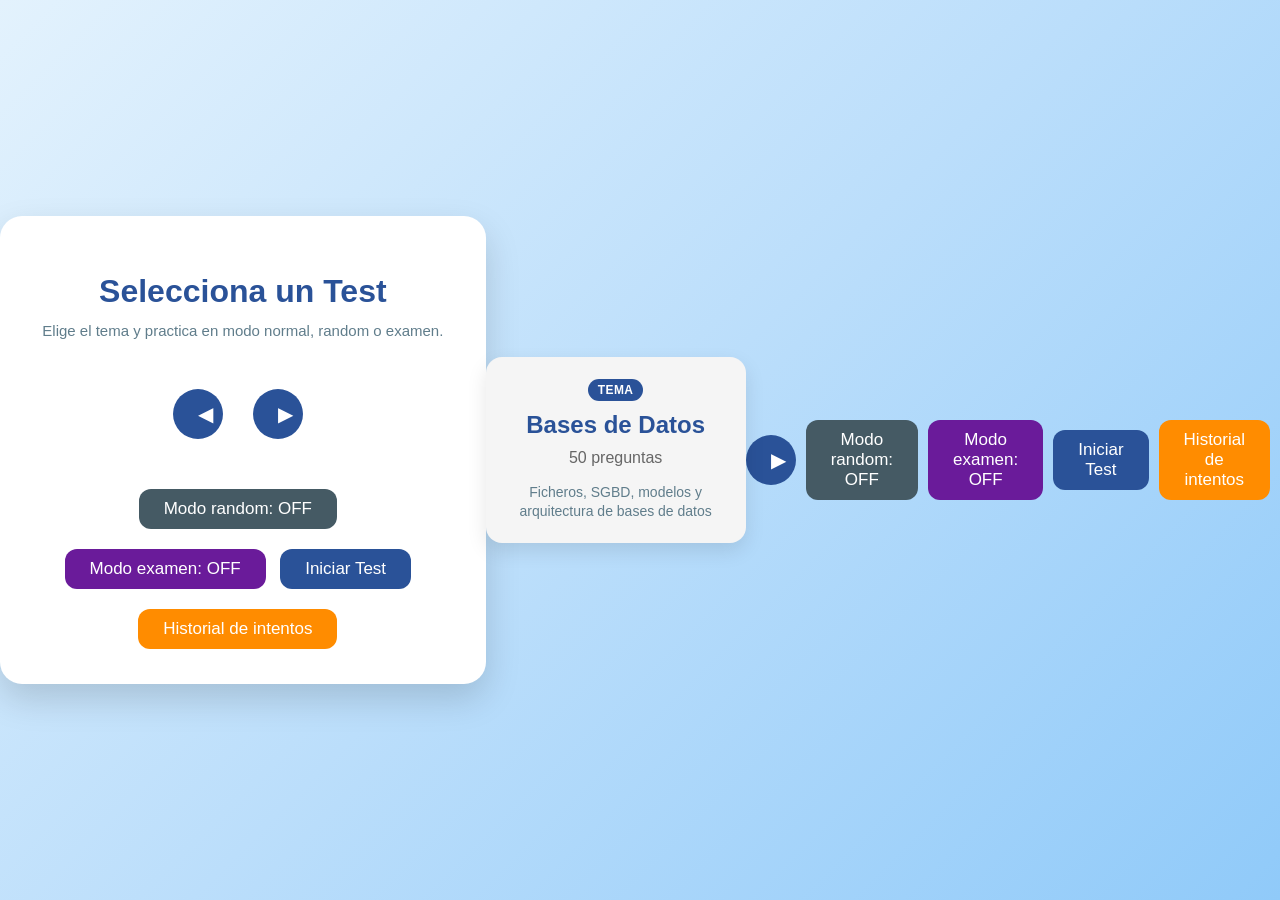
<file: index.html>
<!DOCTYPE html>
<html lang="es">
<head>
    <meta charset="UTF-8">
    <meta name="viewport" content="width=device-width, initial-scale=1.0">
    <title>Tests de Informática</title>
    <link rel="stylesheet" href="style.css">
</head>
<body>

<div id="menu-inicial">
    <h1>Selecciona un Test</h1>
    <p class="subtitulo-menu">Elige el tema y practica en modo normal, random o examen.</p>

    <div id="selector-test">
        <button type="button" id="btn-anterior">◀</button>
<!DOCTYPE html>
        <button type="button" id="btn-siguiente-test">▶</button>
    </div>

    <button type="button" id="btn-random">Modo random: OFF</button>
    <button type="button" id="btn-examen">Modo examen: OFF</button>
    <button type="button" id="btn-iniciar">Iniciar Test</button>
    <button type="button" id="btn-ver-historial">Historial de intentos</button>
</div>

<div id="quiz-container" style="display:none;">
    <p id="progreso"></p>
    <p id="cronometro">Tiempo: 00:00</p>

    <h2 id="pregunta"></h2>

    <div id="opciones"></div>

    <div id="explicacion" style="display:none;"></div>

    <button type="button" id="btn-siguiente" style="display:none;">Siguiente</button>
    <button type="button" id="btn-salir">Volver al menú</button>

    <div id="resultado" style="display:none;">
        <p id="puntaje-final"></p>
        <button type="button" id="btn-menu">Volver al menú</button>
    </div>
</div>
</div>

<div id="historial-global" style="display:none;">
    <h2>Historial de intentos</h2>
    <div id="contenido-historial"></div>

    <button type="button" id="btn-borrar-historial">Borrar historial</button>
    <button type="button" id="btn-volver-menu">Volver al menú</button>
</div>

<div id="modal-pendiente" class="modal" style="display:none;">
    <div class="modal-contenido">
        <h2>Intento pendiente</h2>

        <p>
            Hay un test sin terminar guardado.
            ¿Quieres continuarlo o empezar uno nuevo?
        </p>

        <div class="modal-botones">
            <button type="button" id="btn-continuar-pendiente">
                Continuar
            </button>

            <button type="button" id="btn-descartar-pendiente">
                Empezar de nuevo
            </button>
        </div>
    </div>
</div>

<script src="examen.js"></script>

</body>
</html>

        <div id="test-card" data-test="basesdedatos">
            <span class="test-badge">Tema</span>
            <h2 id="nombre-test">Bases de Datos</h2>
            <p id="cantidad-preguntas">50 preguntas</p>
            <p id="descripcion-test">Ficheros, SGBD, modelos y arquitectura de bases de datos</p>
        </div>

        <button type="button" id="btn-siguiente-test">▶</button>
    </div>

    <button type="button" id="btn-random">Modo random: OFF</button>
    <button type="button" id="btn-examen">Modo examen: OFF</button>
    <button type="button" id="btn-iniciar">Iniciar Test</button>
    <button type="button" id="btn-ver-historial">Historial de intentos</button>
</div>

<div id="quiz-container" style="display:none;">
    <p id="progreso"></p>
    <p id="cronometro">Tiempo: 00:00</p>

    <h2 id="pregunta"></h2>

    <div id="opciones"></div>

    <div id="explicacion" style="display:none;"></div>

    <button type="button" id="btn-siguiente" style="display:none;">Siguiente</button>
    <button type="button" id="btn-salir">Volver al menú</button>

    <div id="resultado" style="display:none;">
        <p id="puntaje-final"></p>
        <button type="button" id="btn-menu">Volver al menú</button>
    </div>
</div>

<div id="historial-global" style="display:none;">
    <h2>Historial de intentos</h2>
    <div id="contenido-historial"></div>

    <button type="button" id="btn-borrar-historial">Borrar historial</button>
    <button type="button" id="btn-volver-menu">Volver al menú</button>
</div>

<div id="modal-pendiente" class="modal" style="display:none;">
    <div class="modal-contenido">
        <h2>Intento pendiente</h2>

        <p>
            Hay un test sin terminar guardado.
            ¿Quieres continuarlo o empezar uno nuevo?
        </p>

        <div class="modal-botones">
            <button type="button" id="btn-continuar-pendiente">
                Continuar
            </button>

            <button type="button" id="btn-descartar-pendiente">
                Empezar de nuevo
            </button>
        </div>
    </div>
</div>

<script src="examen.js"></script>

</body>
</html>
</file>
<file: style.css>
* {
    box-sizing: border-box;
    font-family: Arial, sans-serif;
}

body {
    margin: 0;
    min-height: 100vh;
    background: linear-gradient(135deg, #e3f2fd, #bbdefb, #90caf9);
    display: flex;
    justify-content: center;
    align-items: center;
}

#menu-inicial,
#quiz-container,
#historial-global {
    width: 90%;
    max-width: 800px;
    background: white;
    padding: 35px;
    border-radius: 22px;
    box-shadow: 0 15px 35px rgba(0,0,0,0.15);
}

#menu-inicial {
    text-align: center;
}

#menu-inicial h1 {
    color: #2a5298;
    margin-bottom: 30px;
}

#progreso {
    font-weight: bold;
    color: #2a5298;
    margin-bottom: 10px;
}

#cronometro {
    font-size: 20px;
    font-weight: bold;
    color: #2a5298;
    margin-bottom: 20px;
}

#pregunta {
    font-size: 24px;
    margin-bottom: 25px;
}

#opciones {
    display: grid;
    gap: 8px;
}

#opciones button {
    padding: 15px;
    border: 2px solid #ddd;
    border-radius: 12px;
    background: #f7f9fc;
    color: #111;
    cursor: pointer;
    font-size: 16px;
    transition: 0.2s;
    text-align: left;
}

#opciones button:hover {
    background: #e8f0ff;
    transform: scale(1.02);
}

#opciones button.correcta {
    background-color: #2e7d32 !important;
    color: white;
    border-color: #2e7d32;
}

#opciones button.incorrecta {
    background-color: #c62828 !important;
    color: white;
    border-color: #c62828;
}

#opciones button:disabled {
    cursor: not-allowed;
    opacity: 0.95;
}

#explicacion {
    margin-top: 20px;
    padding: 15px;
    background: #f5f5f5;
    border-left: 5px solid #2a5298;
    border-radius: 10px;
    font-size: 16px;
}

button {
    margin-top: 20px;
    margin-right: 10px;
    padding: 10px 25px;
    border: none;
    border-radius: 12px;
    color: white;
    font-size: 17px;
    cursor: pointer;
    transition: 0.2s;
}

button:hover {
    transform: scale(1.03);
}

#btn-ver-historial{
    background-color: rgb(255, 140, 0) !important;
    color: white !important;
}

#btn-ver-historial:hover{
    background-color: rgb(252, 158, 43) !important;
}

#btn-iniciar,
#btn-siguiente,
#btn-menu,
#btn-volver-menu {
    background: #2a5298 !important;
    color: white !important;
}

#btn-iniciar:hover,
#btn-siguiente:hover,
#btn-menu:hover,

#btn-volver-menu:hover {
    background: #1e3c72 !important;
}

#btn-random {
    background: #455a64;
}

#btn-random.activo {
    background: #2e7d32;
}

#btn-examen {
    background: #6a1b9a;
}

#btn-examen.activo {
    background: #ab47bc;
}

#btn-borrar-historial {
    background: #e53935 !important;
    color: white !important;
}

#btn-borrar-historial:hover {
    background: #c62828 !important;
}

#resultado {
    text-align: center;
}

#puntaje-final {
    font-size: 22px;
    font-weight: bold;
}

#historial-global h2 {
    color: #1e3c72;
    margin-bottom: 20px;
}

#contenido-historial {
    margin-top: 20px;
    max-height: 500px;
    overflow-y: auto;
    padding-right: 10px;
}

.intento {
    margin-bottom: 15px;
}

.btn-intento {
    width: 100%;
    text-align: left;
    background: #2a5298 !important;
    color: white !important;
    padding: 15px;
    border: none;
    border-radius: 10px;
    cursor: pointer;
    font-weight: bold;
    font-size: 17px;
}

.btn-intento:hover {
    background: #262faf !important;
}

.detalles-intento {
    margin-top: 12px;
    padding: 15px;
    background: #f5f5f5;
    border-radius: 12px;
}

.error-item {
    margin-top: 10px;
    padding: 10px;
    background: white;
    border-left: 4px solid #e53935;
    border-radius: 6px;
}

@media (max-width: 600px) {
    #menu-inicial,
    #quiz-container,
    #historial-global {
        width: 95%;
        padding: 25px;
    }

    #pregunta {
        font-size: 20px;
    }

    button {
        width: 100%;
        margin-right: 0;
    }
}

#opciones button.seleccionada {
    background: #90caf9 !important;
    border-color: #2a5298 !important;
    color: #ffffff !important;
}

#opciones button.seleccionada:hover {
    background: #64b5f6 !important;
}

#selector-test {
    display: flex;
    align-items: center;
    justify-content: center;
    gap: 20px;

    margin: 30px 0;
}

#test-card {
    min-width: 260px;
    padding: 20px;
    background: #f5f5f5;
    border-radius: 16px;
    text-align: center;
    box-shadow: 0 8px 20px rgba(0,0,0,0.1);
}

#test-card h2 {
    margin: 0;
    color: #2a5298;
}

#test-card p {
    margin-top: 10px;
    color: #666;
}

#btn-anterior,
#btn-siguiente-test {
    background: #2a5298;
    color: white;
    font-size: 20px;
    width: 50px;
    height: 50px;
    border-radius: 50%;
}

#contenido-historial {
    text-align: center;
}

#contenido-historial button {
    display: block;
    width: 80%;
    max-width: 600px;
    margin: 15px auto;
    
}

#contenido-historial button:first-child {
    background: #2e7d32 !important;
    color: white !important;
}

#contenido-historial button:first-child:hover {
    background: #1b5e20 !important;
}

#contenido-historial button:nth-child(2) {
    background: #c62828 !important;
    color: white !important;
}

#contenido-historial button:nth-child(2):hover {
    background: #8e0000 !important;
}

#contenido-historial button:nth-child(3) {
    background: #29b6f6 !important;
    color: white !important;
}

#contenido-historial button:nth-child(3):hover {
    background: #039be5 !important;
}

#btn-salir {
    background: #757575 !important;
    color: white !important;
}

#btn-salir:hover {
    background: #616161 !important;
}

.modal {
    position: fixed;
    inset: 0;
    background: rgba(0,0,0,0.6);

    display: flex;
    justify-content: center;
    align-items: center;

    z-index: 999;
}

.modal-contenido {
    width: 90%;
    max-width: 500px;

    background: white;
    padding: 30px;
    border-radius: 20px;
    text-align: center;

    box-shadow: 0 15px 35px rgba(0,0,0,0.25);
}

.modal-contenido h2 {
    margin-top: 0;
    color: #2a5298;
}

.modal-contenido p {
    font-size: 18px;
    margin: 20px 0;
    color: #444;
}

.modal-botones {
    display: flex;
    justify-content: center;
    gap: 15px;
    margin-top: 20px;
}

#btn-continuar-pendiente {
    background: #2e7d32;
}

#btn-continuar-pendiente:hover {
    background: #1b5e20;
}

#btn-descartar-pendiente {
    background: #c62828;
}

#btn-descartar-pendiente:hover {
    background: #8e0000;
}


/* Información adicional del selector de test */
.subtitulo-menu {
    margin: -18px auto 8px;
    color: #607d8b;
    font-size: 15px;
}

#test-card {
    position: relative;
    border: 2px solid transparent;
    transition: border-color 0.2s, transform 0.2s, box-shadow 0.2s;
}

#test-card[data-test="configuracionred"] {
    border-color: #00897b;
    box-shadow: 0 8px 22px rgba(0, 137, 123, 0.18);
}

#test-card[data-test="configuracionred"] .test-badge {
    background: #00897b;
}

#test-card[data-test="configuracionred"] h2 {
    color: #00796b;
}

.test-badge {
    display: inline-block;
    margin-bottom: 10px;
    padding: 4px 10px;
    border-radius: 999px;
    background: #2a5298;
    color: #fff;
    font-size: 12px;
    font-weight: bold;
    letter-spacing: 0.4px;
    text-transform: uppercase;
}

#descripcion-test {
    min-height: 38px;
    margin: 8px 0 0 !important;
    color: #607d8b !important;
    font-size: 14px;
    line-height: 1.35;
}

#historial-global h3 {
    color: #2a5298;
    margin: 8px 0 18px;
}

.historial-test-btn {
    background: #2a5298 !important;
    color: #fff !important;
}

.historial-test-btn:hover {
    background: #1e3c72 !important;
}
</file>
